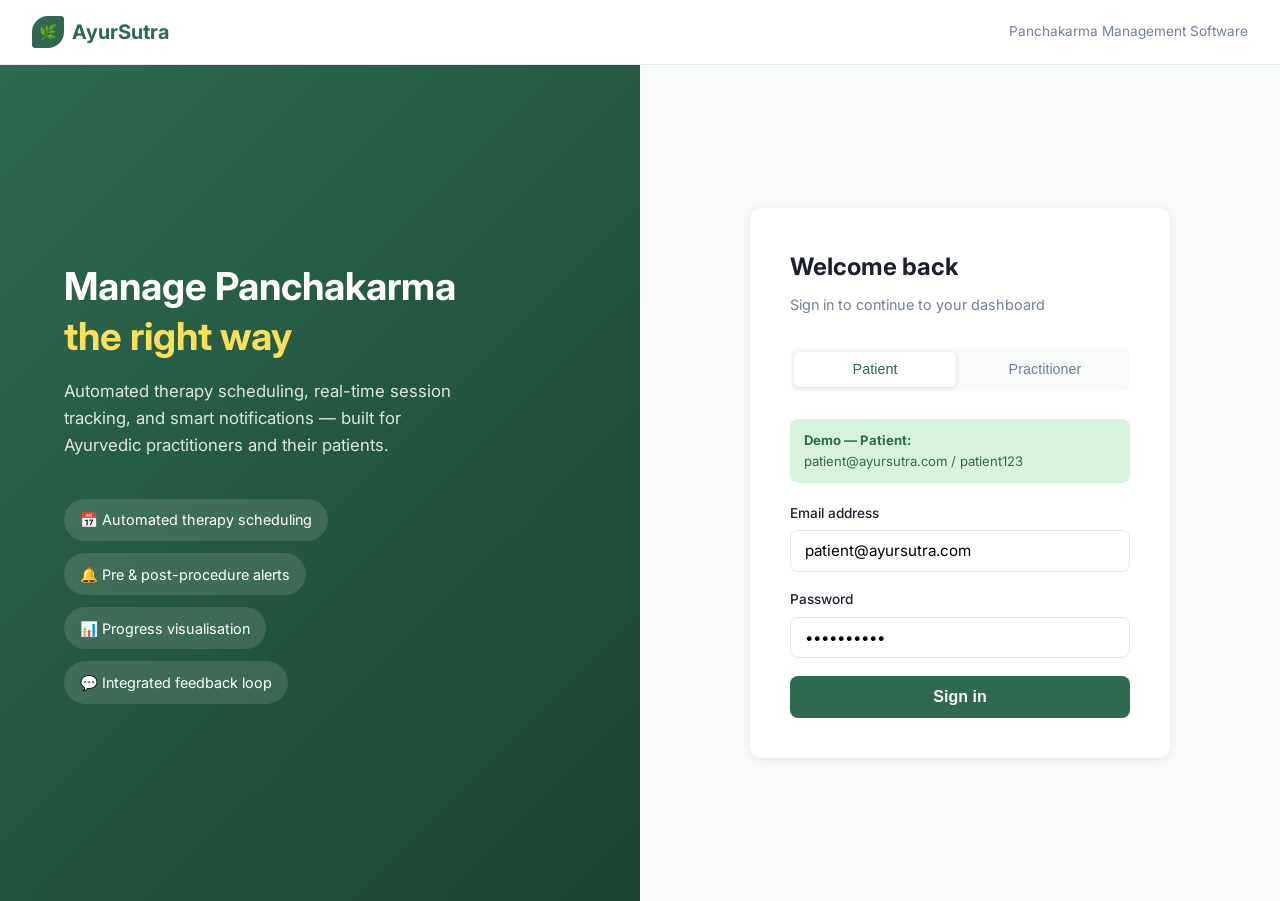
<file: index.html>
<!DOCTYPE html>
<html lang="en">
<head>
  <meta charset="UTF-8" />
  <meta name="viewport" content="width=device-width, initial-scale=1.0" />
  <title>AyurSutra — Panchakarma Management Software</title>
  <link rel="stylesheet" href="css/main.css" />
  <link href="https://fonts.googleapis.com/css2?family=Inter:wght@300;400;500;600;700&display=swap" rel="stylesheet" />
</head>
<body>
  <div class="login-page">
    <nav class="login-nav">
      <div class="brand">
        <div class="brand-leaf">🌿</div>
        <span>AyurSutra</span>
      </div>
      <span style="font-size:0.85rem; color:#718096;">Panchakarma Management Software</span>
    </nav>

    <div class="login-hero">
      <div class="login-left">
        <h1>Manage Panchakarma<br><span>the right way</span></h1>
        <p>Automated therapy scheduling, real-time session tracking, and smart notifications — built for Ayurvedic practitioners and their patients.</p>

        <div class="feature-pills">
          <div class="pill">📅 Automated therapy scheduling</div>
          <div class="pill">🔔 Pre & post-procedure alerts</div>
          <div class="pill">📊 Progress visualisation</div>
          <div class="pill">💬 Integrated feedback loop</div>
        </div>
      </div>

      <div class="login-right">
        <div class="login-card">
          <h2>Welcome back</h2>
          <p class="subtitle">Sign in to continue to your dashboard</p>

          <div class="role-tabs">
            <button class="role-tab active" data-role="patient">Patient</button>
            <button class="role-tab" data-role="practitioner">Practitioner</button>
          </div>

          <div class="demo-hint" id="demoHint">
            <strong>Demo — Patient:</strong><br />
            patient@ayursutra.com / patient123
          </div>

          <div class="form-group">
            <label>Email address</label>
            <input type="email" id="emailInput" placeholder="you@example.com" />
          </div>
          <div class="form-group">
            <label>Password</label>
            <input type="password" id="passwordInput" placeholder="••••••••" />
          </div>

          <button class="btn-login" id="loginBtn">Sign in</button>
          <p class="error-msg" id="errorMsg">Invalid email or password. Try the demo credentials above.</p>
        </div>
      </div>
    </div>
  </div>

  <script src="js/app.js"></script>
  <script>
    // if already logged in, redirect straight to dashboard
    const existing = getSession();
    if (existing) {
      window.location.href = existing.role === "practitioner" ? "practitioner.html" : "patient.html";
    }

    const roleTabs = document.querySelectorAll(".role-tab");
    const demoHint = document.getElementById("demoHint");

    const DEMO_HINTS = {
      patient: "<strong>Demo — Patient:</strong><br />patient@ayursutra.com / patient123",
      practitioner: "<strong>Demo — Practitioner:</strong><br />dr.sharma@ayursutra.com / doctor123"
    };

    roleTabs.forEach(tab => {
      tab.addEventListener("click", () => {
        roleTabs.forEach(t => t.classList.remove("active"));
        tab.classList.add("active");
        demoHint.innerHTML = DEMO_HINTS[tab.dataset.role];

        // auto-fill demo credentials for convenience
        const role = tab.dataset.role;
        if (role === "patient") {
          document.getElementById("emailInput").value = "patient@ayursutra.com";
          document.getElementById("passwordInput").value = "patient123";
        } else {
          document.getElementById("emailInput").value = "dr.sharma@ayursutra.com";
          document.getElementById("passwordInput").value = "doctor123";
        }
      });
    });

    // pre-fill patient by default
    document.getElementById("emailInput").value = "patient@ayursutra.com";
    document.getElementById("passwordInput").value = "patient123";

    document.getElementById("loginBtn").addEventListener("click", () => {
      const email = document.getElementById("emailInput").value.trim();
      const password = document.getElementById("passwordInput").value;
      const session = login(email, password);

      if (!session) {
        document.getElementById("errorMsg").style.display = "block";
        return;
      }

      window.location.href = session.role === "practitioner" ? "practitioner.html" : "patient.html";
    });

    // allow enter key to submit
    document.getElementById("passwordInput").addEventListener("keydown", e => {
      if (e.key === "Enter") document.getElementById("loginBtn").click();
    });
  </script>
</body>
</html>
</file>
<file: css/main.css>
:root {
  --green: #2d6a4f;
  --green-light: #52b788;
  --green-pale: #d8f3dc;
  --gold: #b7791f;
  --gold-light: #f6e05e;
  --text: #1a202c;
  --text-muted: #718096;
  --bg: #f7faf9;
  --white: #ffffff;
  --border: #e2e8f0;
  --shadow: 0 2px 12px rgba(0,0,0,0.08);
  --radius: 12px;
}

* { margin: 0; padding: 0; box-sizing: border-box; }

body {
  font-family: 'Inter', -apple-system, sans-serif;
  background: var(--bg);
  color: var(--text);
  line-height: 1.6;
}

a { text-decoration: none; color: inherit; }

/* ── Login Page ── */
.login-page {
  min-height: 100vh;
  display: flex;
  flex-direction: column;
}

.login-nav {
  display: flex;
  align-items: center;
  justify-content: space-between;
  padding: 1rem 2rem;
  background: var(--white);
  border-bottom: 1px solid var(--border);
}

.brand {
  display: flex;
  align-items: center;
  gap: 0.5rem;
  font-weight: 700;
  font-size: 1.25rem;
  color: var(--green);
}

.brand-leaf {
  width: 32px;
  height: 32px;
  background: var(--green);
  border-radius: 50% 10% 50% 10%;
  display: flex;
  align-items: center;
  justify-content: center;
  color: white;
  font-size: 0.9rem;
}

.login-hero {
  flex: 1;
  display: grid;
  grid-template-columns: 1fr 1fr;
  min-height: calc(100vh - 64px);
}

.login-left {
  background: linear-gradient(135deg, var(--green) 0%, #1b4332 100%);
  padding: 4rem;
  display: flex;
  flex-direction: column;
  justify-content: center;
  color: white;
}

.login-left h1 {
  font-size: 2.4rem;
  font-weight: 700;
  line-height: 1.3;
  margin-bottom: 1rem;
}

.login-left h1 span {
  color: var(--gold-light);
}

.login-left p {
  font-size: 1.05rem;
  opacity: 0.85;
  margin-bottom: 2.5rem;
  max-width: 400px;
}

.feature-pills {
  display: flex;
  flex-direction: column;
  gap: 0.75rem;
}

.pill {
  display: flex;
  align-items: center;
  gap: 0.6rem;
  background: rgba(255,255,255,0.12);
  padding: 0.6rem 1rem;
  border-radius: 30px;
  font-size: 0.9rem;
  width: fit-content;
}

.login-right {
  display: flex;
  align-items: center;
  justify-content: center;
  padding: 3rem;
  background: var(--bg);
}

.login-card {
  background: var(--white);
  border-radius: var(--radius);
  padding: 2.5rem;
  width: 100%;
  max-width: 420px;
  box-shadow: var(--shadow);
}

.login-card h2 {
  font-size: 1.5rem;
  font-weight: 700;
  margin-bottom: 0.4rem;
}

.login-card .subtitle {
  color: var(--text-muted);
  font-size: 0.9rem;
  margin-bottom: 2rem;
}

.role-tabs {
  display: grid;
  grid-template-columns: 1fr 1fr;
  gap: 0.5rem;
  margin-bottom: 1.75rem;
  background: var(--bg);
  padding: 4px;
  border-radius: 8px;
}

.role-tab {
  padding: 0.6rem;
  border: none;
  background: transparent;
  border-radius: 6px;
  font-size: 0.9rem;
  font-weight: 500;
  cursor: pointer;
  color: var(--text-muted);
  transition: all 0.2s;
}

.role-tab.active {
  background: var(--white);
  color: var(--green);
  box-shadow: 0 1px 4px rgba(0,0,0,0.12);
}

.form-group {
  margin-bottom: 1.1rem;
}

.form-group label {
  display: block;
  font-size: 0.85rem;
  font-weight: 500;
  margin-bottom: 0.35rem;
  color: var(--text);
}

.form-group input {
  width: 100%;
  padding: 0.65rem 0.9rem;
  border: 1.5px solid var(--border);
  border-radius: 8px;
  font-size: 0.95rem;
  font-family: inherit;
  transition: border-color 0.2s;
  background: var(--white);
}

.form-group input:focus {
  outline: none;
  border-color: var(--green-light);
}

.demo-hint {
  background: var(--green-pale);
  border-radius: 8px;
  padding: 0.7rem 0.9rem;
  font-size: 0.82rem;
  color: var(--green);
  margin-bottom: 1.2rem;
}

.demo-hint strong { color: var(--green); }

.btn-login {
  width: 100%;
  padding: 0.75rem;
  background: var(--green);
  color: white;
  border: none;
  border-radius: 8px;
  font-size: 1rem;
  font-weight: 600;
  cursor: pointer;
  transition: background 0.2s;
}

.btn-login:hover { background: #1b4332; }

.error-msg {
  color: #e53e3e;
  font-size: 0.83rem;
  margin-top: 0.75rem;
  display: none;
}

/* ── Responsive ── */
@media (max-width: 768px) {
  .login-hero { grid-template-columns: 1fr; }
  .login-left { padding: 2rem; }
  .login-left h1 { font-size: 1.8rem; }
}
</file>
<file: css/dashboard.css>
/* shared dashboard layout */

.app {
  display: grid;
  grid-template-columns: 240px 1fr;
  min-height: 100vh;
}

/* ── Sidebar ── */
.sidebar {
  background: var(--white);
  border-right: 1px solid var(--border);
  padding: 1.5rem 0;
  position: sticky;
  top: 0;
  height: 100vh;
  overflow-y: auto;
  display: flex;
  flex-direction: column;
}

.sidebar-brand {
  display: flex;
  align-items: center;
  gap: 0.6rem;
  padding: 0 1.25rem 1.5rem;
  border-bottom: 1px solid var(--border);
  margin-bottom: 1rem;
}

.sidebar-brand .brand-leaf {
  width: 32px;
  height: 32px;
  background: var(--green);
  border-radius: 50% 10% 50% 10%;
  display: flex;
  align-items: center;
  justify-content: center;
  color: white;
  font-size: 0.85rem;
}

.sidebar-brand span {
  font-weight: 700;
  color: var(--green);
  font-size: 1.1rem;
}

.nav-section {
  padding: 0 0.75rem;
  margin-bottom: 0.25rem;
}

.nav-section-label {
  font-size: 0.7rem;
  font-weight: 600;
  text-transform: uppercase;
  letter-spacing: 0.08em;
  color: var(--text-muted);
  padding: 0 0.5rem;
  margin-bottom: 0.35rem;
}

.nav-link {
  display: flex;
  align-items: center;
  gap: 0.65rem;
  padding: 0.6rem 0.75rem;
  border-radius: 8px;
  font-size: 0.9rem;
  font-weight: 500;
  color: var(--text-muted);
  transition: all 0.15s;
  cursor: pointer;
  border: none;
  background: none;
  width: 100%;
  text-align: left;
}

.nav-link:hover {
  background: var(--green-pale);
  color: var(--green);
}

.nav-link.active {
  background: var(--green-pale);
  color: var(--green);
  font-weight: 600;
}

.nav-link .icon { font-size: 1rem; width: 18px; }

.sidebar-user {
  margin-top: auto;
  padding: 1rem 1.25rem 0;
  border-top: 1px solid var(--border);
}

.user-info {
  display: flex;
  align-items: center;
  gap: 0.65rem;
}

.user-avatar {
  width: 36px;
  height: 36px;
  border-radius: 50%;
  background: var(--green-pale);
  display: flex;
  align-items: center;
  justify-content: center;
  color: var(--green);
  font-weight: 700;
  font-size: 0.85rem;
}

.user-meta { flex: 1; }
.user-name { font-size: 0.875rem; font-weight: 600; }
.user-role { font-size: 0.75rem; color: var(--text-muted); }

.btn-logout {
  background: none;
  border: none;
  color: var(--text-muted);
  cursor: pointer;
  font-size: 0.95rem;
  transition: color 0.15s;
}

.btn-logout:hover { color: #e53e3e; }

/* ── Main content ── */
.main {
  display: flex;
  flex-direction: column;
  overflow: hidden;
}

.topbar {
  display: flex;
  align-items: center;
  justify-content: space-between;
  padding: 1rem 1.75rem;
  background: var(--white);
  border-bottom: 1px solid var(--border);
  position: sticky;
  top: 0;
  z-index: 10;
}

.topbar-title { font-size: 1.2rem; font-weight: 700; }
.topbar-sub { font-size: 0.82rem; color: var(--text-muted); }

.topbar-right {
  display: flex;
  align-items: center;
  gap: 0.75rem;
}

.notif-btn {
  position: relative;
  background: none;
  border: none;
  cursor: pointer;
  font-size: 1.15rem;
  color: var(--text-muted);
  padding: 0.4rem;
  border-radius: 8px;
  transition: background 0.15s;
}

.notif-btn:hover { background: var(--bg); }

.notif-badge {
  position: absolute;
  top: 0;
  right: 0;
  background: #e53e3e;
  color: white;
  font-size: 0.6rem;
  width: 16px;
  height: 16px;
  border-radius: 50%;
  display: flex;
  align-items: center;
  justify-content: center;
  font-weight: 700;
}

.content {
  padding: 1.75rem;
  overflow-y: auto;
  flex: 1;
}

/* ── Cards & Grid ── */
.stats-grid {
  display: grid;
  grid-template-columns: repeat(auto-fit, minmax(200px, 1fr));
  gap: 1rem;
  margin-bottom: 1.5rem;
}

.stat-card {
  background: var(--white);
  border-radius: var(--radius);
  padding: 1.25rem;
  box-shadow: var(--shadow);
  display: flex;
  align-items: center;
  gap: 1rem;
}

.stat-icon {
  width: 48px;
  height: 48px;
  border-radius: 12px;
  display: flex;
  align-items: center;
  justify-content: center;
  font-size: 1.3rem;
}

.stat-icon.green { background: var(--green-pale); color: var(--green); }
.stat-icon.gold { background: #fef3c7; color: var(--gold); }
.stat-icon.blue { background: #ebf8ff; color: #2b6cb0; }
.stat-icon.red { background: #fff5f5; color: #c53030; }

.stat-value { font-size: 1.75rem; font-weight: 700; line-height: 1; }
.stat-label { font-size: 0.8rem; color: var(--text-muted); margin-top: 0.2rem; }

.card {
  background: var(--white);
  border-radius: var(--radius);
  box-shadow: var(--shadow);
  margin-bottom: 1.25rem;
}

.card-header {
  display: flex;
  align-items: center;
  justify-content: space-between;
  padding: 1.1rem 1.25rem;
  border-bottom: 1px solid var(--border);
}

.card-title { font-weight: 700; font-size: 1rem; }
.card-body { padding: 1.25rem; }

.two-col {
  display: grid;
  grid-template-columns: 1fr 1fr;
  gap: 1.25rem;
}

/* ── Buttons ── */
.btn {
  padding: 0.55rem 1.1rem;
  border-radius: 8px;
  font-size: 0.875rem;
  font-weight: 600;
  cursor: pointer;
  transition: all 0.15s;
  border: none;
  font-family: inherit;
}

.btn-primary {
  background: var(--green);
  color: white;
}
.btn-primary:hover { background: #1b4332; }

.btn-outline {
  background: transparent;
  border: 1.5px solid var(--border);
  color: var(--text);
}
.btn-outline:hover { border-color: var(--green); color: var(--green); }

.btn-sm { padding: 0.35rem 0.8rem; font-size: 0.8rem; }
.btn-danger { background: #fff5f5; color: #c53030; }
.btn-danger:hover { background: #fed7d7; }
.btn-success { background: var(--green-pale); color: var(--green); }

/* ── Badges ── */
.badge {
  display: inline-block;
  padding: 0.2rem 0.6rem;
  border-radius: 20px;
  font-size: 0.75rem;
  font-weight: 600;
}

.badge-green { background: var(--green-pale); color: var(--green); }
.badge-gold { background: #fef3c7; color: var(--gold); }
.badge-blue { background: #ebf8ff; color: #2b6cb0; }
.badge-red { background: #fff5f5; color: #c53030; }
.badge-gray { background: #f7fafc; color: #718096; }

/* ── Table ── */
.table { width: 100%; border-collapse: collapse; }
.table th {
  text-align: left;
  padding: 0.6rem 0.9rem;
  font-size: 0.78rem;
  font-weight: 600;
  text-transform: uppercase;
  letter-spacing: 0.05em;
  color: var(--text-muted);
  border-bottom: 1px solid var(--border);
}
.table td {
  padding: 0.85rem 0.9rem;
  font-size: 0.88rem;
  border-bottom: 1px solid var(--border);
  vertical-align: middle;
}
.table tr:last-child td { border-bottom: none; }
.table tr:hover td { background: var(--bg); }

/* ── Progress bar ── */
.progress-wrap {
  background: var(--border);
  border-radius: 999px;
  height: 8px;
  overflow: hidden;
}

.progress-bar {
  height: 100%;
  border-radius: 999px;
  background: linear-gradient(90deg, var(--green-light), var(--green));
  transition: width 0.6s ease;
}

/* ── Form ── */
.modal-overlay {
  position: fixed;
  inset: 0;
  background: rgba(0,0,0,0.45);
  z-index: 100;
  display: flex;
  align-items: center;
  justify-content: center;
  opacity: 0;
  pointer-events: none;
  transition: opacity 0.2s;
}

.modal-overlay.open {
  opacity: 1;
  pointer-events: all;
}

.modal {
  background: var(--white);
  border-radius: var(--radius);
  padding: 2rem;
  width: 100%;
  max-width: 480px;
  max-height: 90vh;
  overflow-y: auto;
  transform: translateY(10px);
  transition: transform 0.2s;
}

.modal-overlay.open .modal { transform: translateY(0); }

.modal h3 {
  font-size: 1.15rem;
  font-weight: 700;
  margin-bottom: 1.25rem;
}

.form-row {
  display: grid;
  grid-template-columns: 1fr 1fr;
  gap: 0.75rem;
}

.form-field {
  margin-bottom: 0.9rem;
}

.form-field label {
  display: block;
  font-size: 0.83rem;
  font-weight: 500;
  margin-bottom: 0.3rem;
  color: var(--text);
}

.form-field input,
.form-field select,
.form-field textarea {
  width: 100%;
  padding: 0.6rem 0.8rem;
  border: 1.5px solid var(--border);
  border-radius: 8px;
  font-size: 0.9rem;
  font-family: inherit;
  transition: border-color 0.2s;
  background: var(--white);
}

.form-field input:focus,
.form-field select:focus,
.form-field textarea:focus {
  outline: none;
  border-color: var(--green-light);
}

.form-field textarea { resize: vertical; min-height: 80px; }

.modal-footer {
  display: flex;
  gap: 0.75rem;
  justify-content: flex-end;
  margin-top: 1.25rem;
}

/* ── Notification panel ── */
.notif-panel {
  position: fixed;
  top: 0;
  right: -380px;
  width: 360px;
  height: 100vh;
  background: var(--white);
  box-shadow: -4px 0 24px rgba(0,0,0,0.12);
  z-index: 200;
  transition: right 0.3s ease;
  display: flex;
  flex-direction: column;
}

.notif-panel.open { right: 0; }

.notif-panel-header {
  display: flex;
  align-items: center;
  justify-content: space-between;
  padding: 1.25rem 1.25rem 1rem;
  border-bottom: 1px solid var(--border);
}

.notif-panel-header h3 { font-size: 1rem; font-weight: 700; }

.notif-close {
  background: none;
  border: none;
  cursor: pointer;
  font-size: 1.1rem;
  color: var(--text-muted);
}

.notif-list { flex: 1; overflow-y: auto; padding: 0.75rem; }

.notif-item {
  display: flex;
  gap: 0.75rem;
  padding: 0.85rem;
  border-radius: 10px;
  margin-bottom: 0.5rem;
  border: 1px solid var(--border);
}

.notif-item.unread { background: var(--green-pale); border-color: #b7e4c7; }

.notif-dot {
  width: 10px;
  height: 10px;
  border-radius: 50%;
  background: var(--green-light);
  margin-top: 5px;
  flex-shrink: 0;
}

.notif-item.unread .notif-dot { background: var(--green); }

.notif-text { font-size: 0.85rem; line-height: 1.5; }
.notif-time { font-size: 0.75rem; color: var(--text-muted); margin-top: 0.25rem; }

/* ── Toast ── */
.toast-container {
  position: fixed;
  bottom: 1.5rem;
  right: 1.5rem;
  z-index: 999;
  display: flex;
  flex-direction: column;
  gap: 0.5rem;
}

.toast {
  background: var(--text);
  color: white;
  padding: 0.75rem 1.1rem;
  border-radius: 8px;
  font-size: 0.875rem;
  box-shadow: 0 4px 16px rgba(0,0,0,0.2);
  animation: slideIn 0.25s ease;
}

.toast.success { background: var(--green); }
.toast.error { background: #c53030; }

@keyframes slideIn {
  from { transform: translateX(100%); opacity: 0; }
  to { transform: translateX(0); opacity: 1; }
}

/* ── Charts ── */
.chart-bars {
  display: flex;
  align-items: flex-end;
  gap: 0.5rem;
  height: 140px;
  padding-bottom: 1.5rem;
  border-bottom: 2px solid var(--border);
  position: relative;
}

.bar-col {
  flex: 1;
  display: flex;
  flex-direction: column;
  align-items: center;
  gap: 0.35rem;
  height: 100%;
  justify-content: flex-end;
}

.bar {
  width: 100%;
  background: var(--green-light);
  border-radius: 6px 6px 0 0;
  transition: height 0.6s ease;
  min-height: 4px;
}

.bar.active { background: var(--green); }

.bar-label {
  font-size: 0.7rem;
  color: var(--text-muted);
  position: absolute;
  bottom: 0;
  text-align: center;
}

.bar-chart-wrap {
  display: flex;
  gap: 0.5rem;
  height: 160px;
  align-items: flex-end;
  padding: 0 0 1.75rem;
  border-bottom: 2px solid var(--border);
}

.bar-group {
  flex: 1;
  display: flex;
  flex-direction: column;
  align-items: center;
  justify-content: flex-end;
  height: 100%;
  position: relative;
}

.bar-fill {
  width: 65%;
  border-radius: 4px 4px 0 0;
  background: var(--green-light);
  transition: height 0.7s ease;
}

.bar-fill.primary { background: var(--green); }

.bar-x-label {
  position: absolute;
  bottom: -1.5rem;
  font-size: 0.68rem;
  color: var(--text-muted);
  white-space: nowrap;
}

/* ── Misc ── */
.empty-state {
  text-align: center;
  padding: 2.5rem 1rem;
  color: var(--text-muted);
}

.empty-state .icon { font-size: 2.5rem; margin-bottom: 0.75rem; }
.empty-state p { font-size: 0.9rem; }

.section-header {
  display: flex;
  align-items: center;
  justify-content: space-between;
  margin-bottom: 1rem;
}

.section-title { font-size: 1rem; font-weight: 700; }

.tag {
  display: inline-flex;
  align-items: center;
  gap: 0.3rem;
  padding: 0.15rem 0.6rem;
  border-radius: 20px;
  font-size: 0.75rem;
  font-weight: 500;
}

.divider { border: none; border-top: 1px solid var(--border); margin: 1rem 0; }

/* ── Responsive ── */
@media (max-width: 900px) {
  .app { grid-template-columns: 1fr; }
  .sidebar { display: none; }
  .two-col { grid-template-columns: 1fr; }
}
</file>
